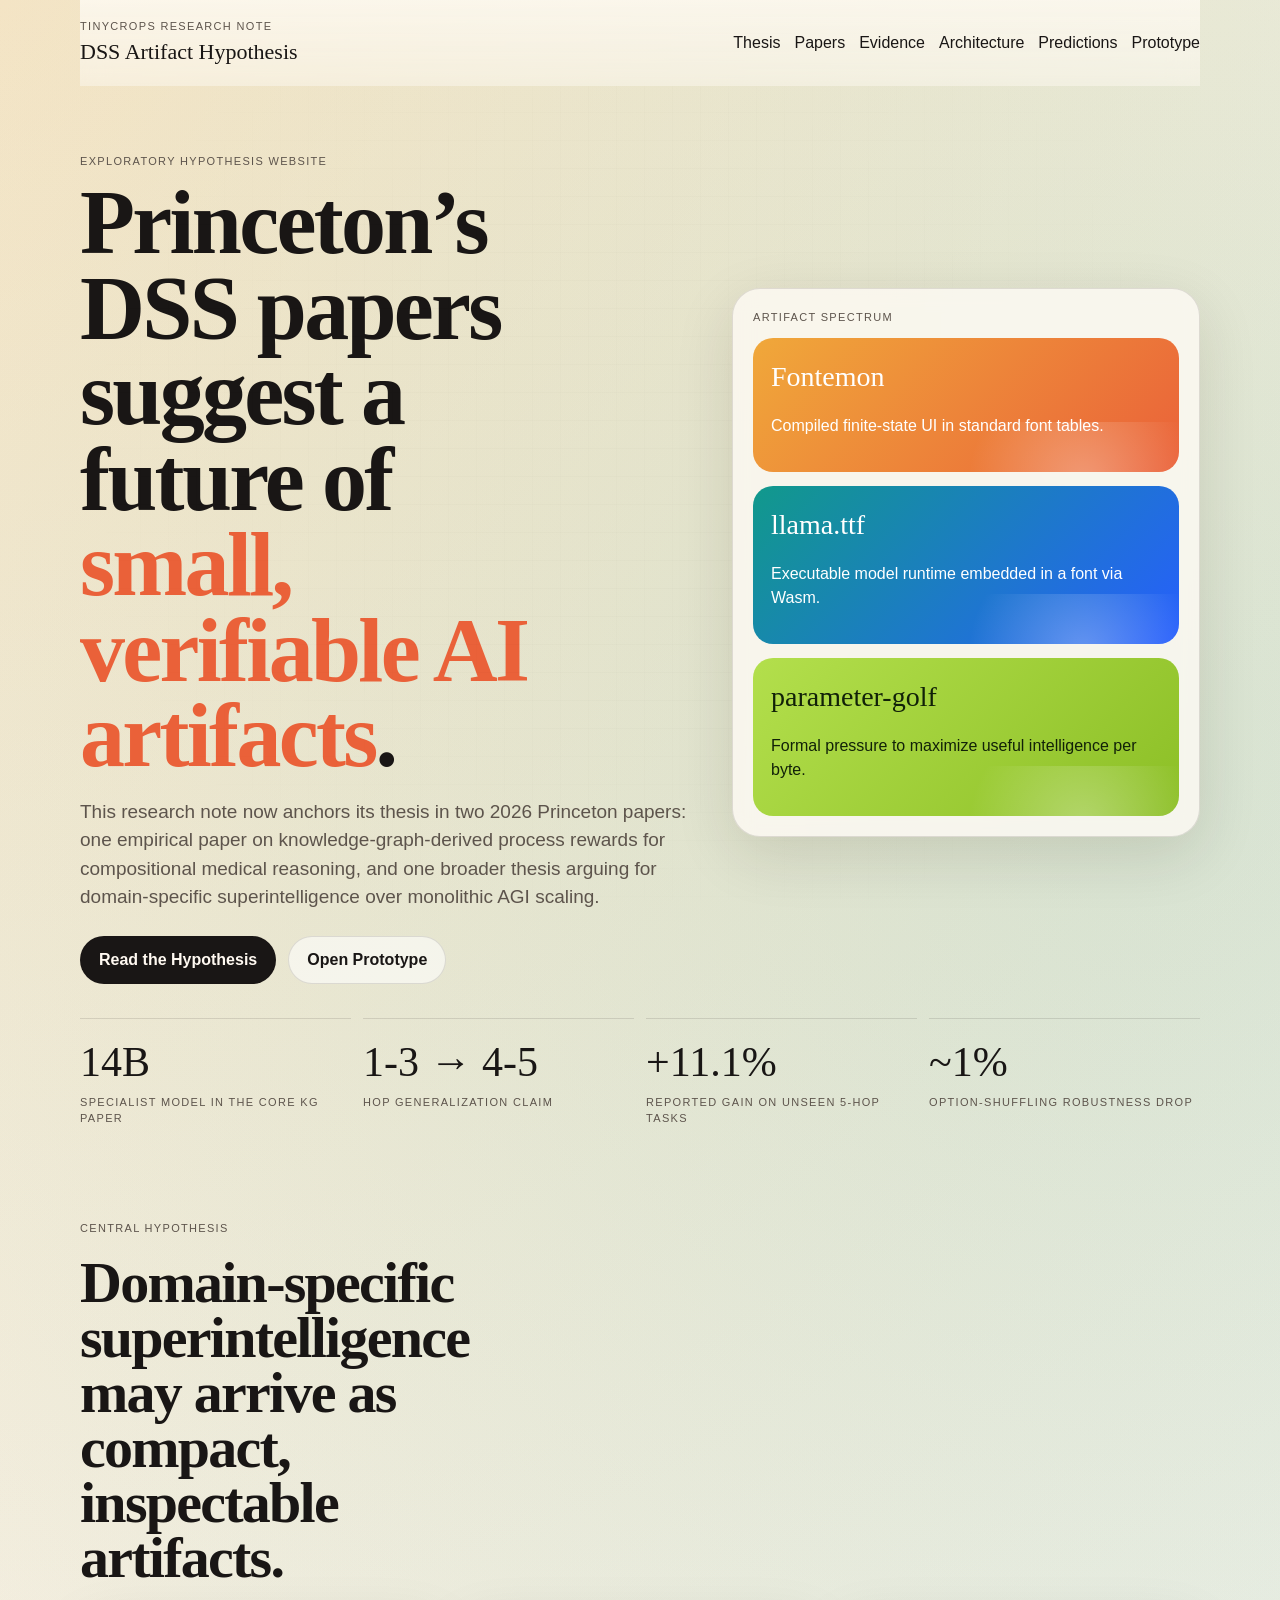
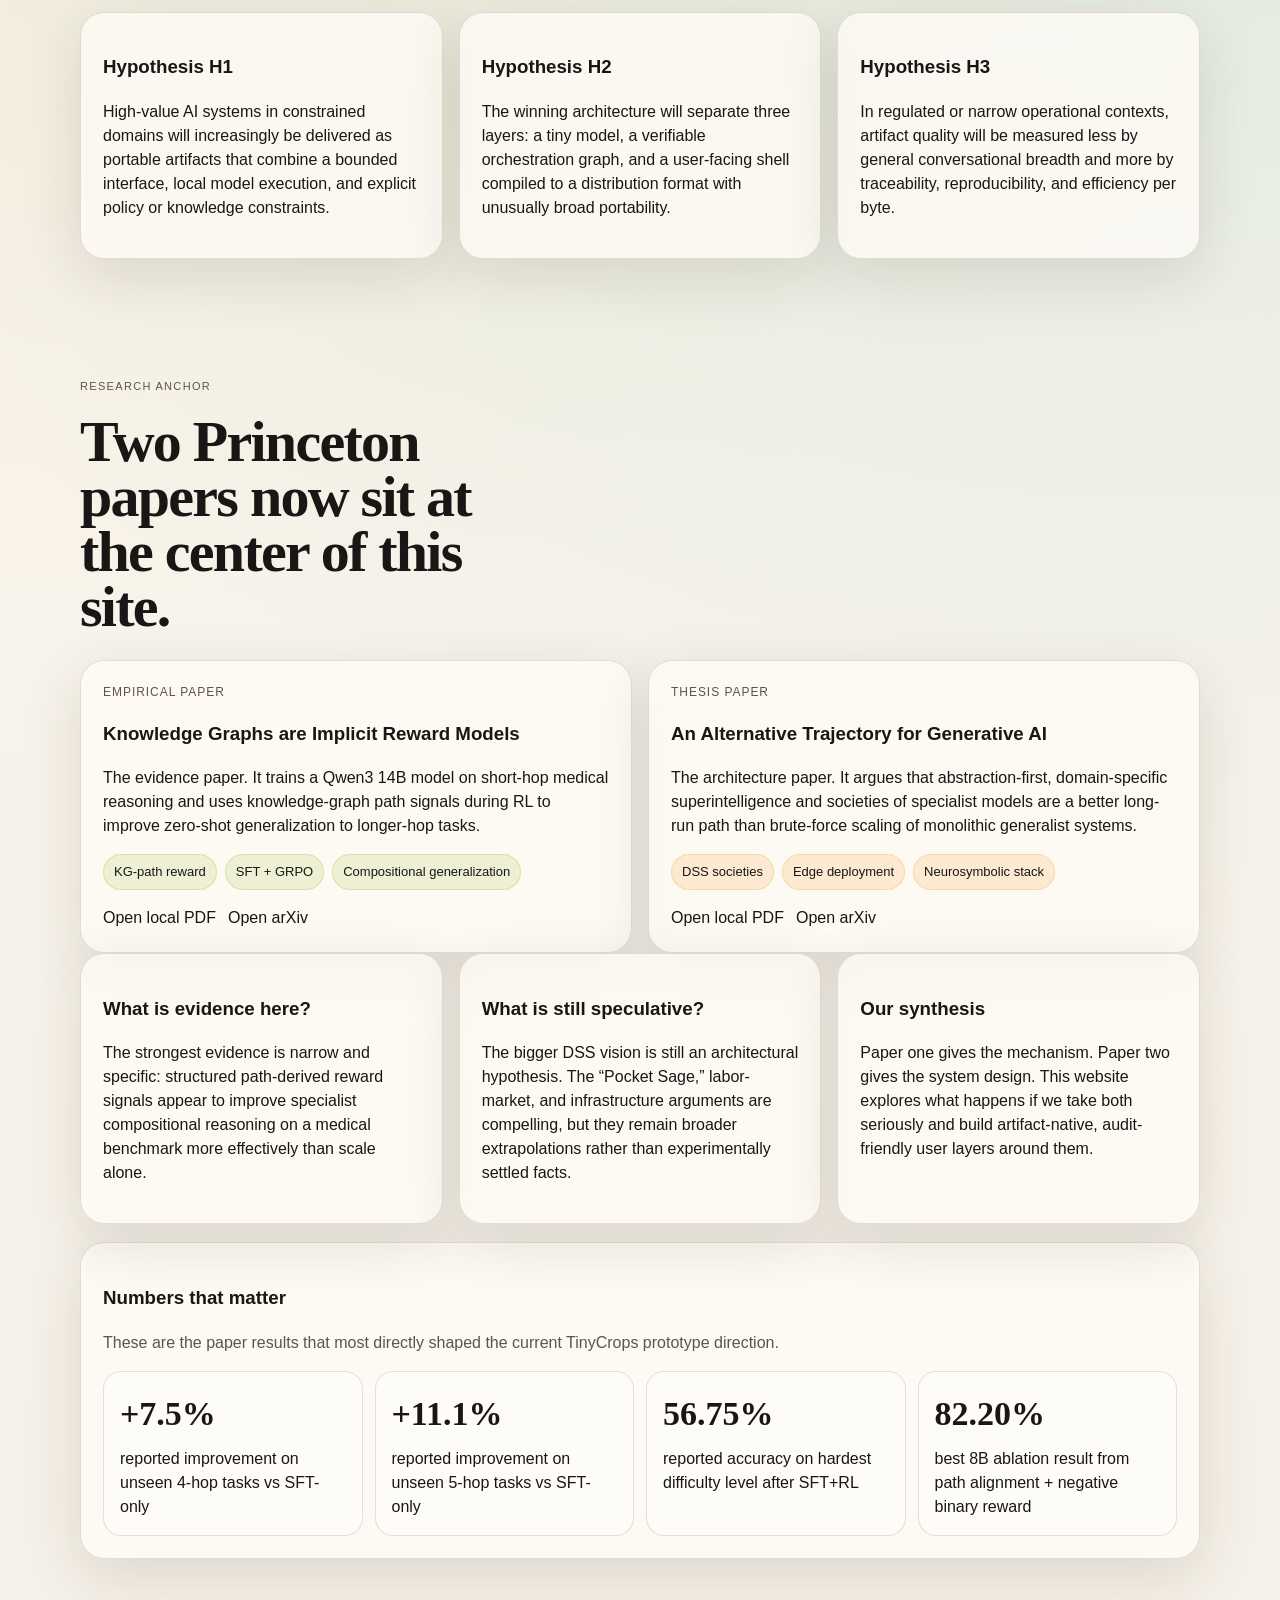
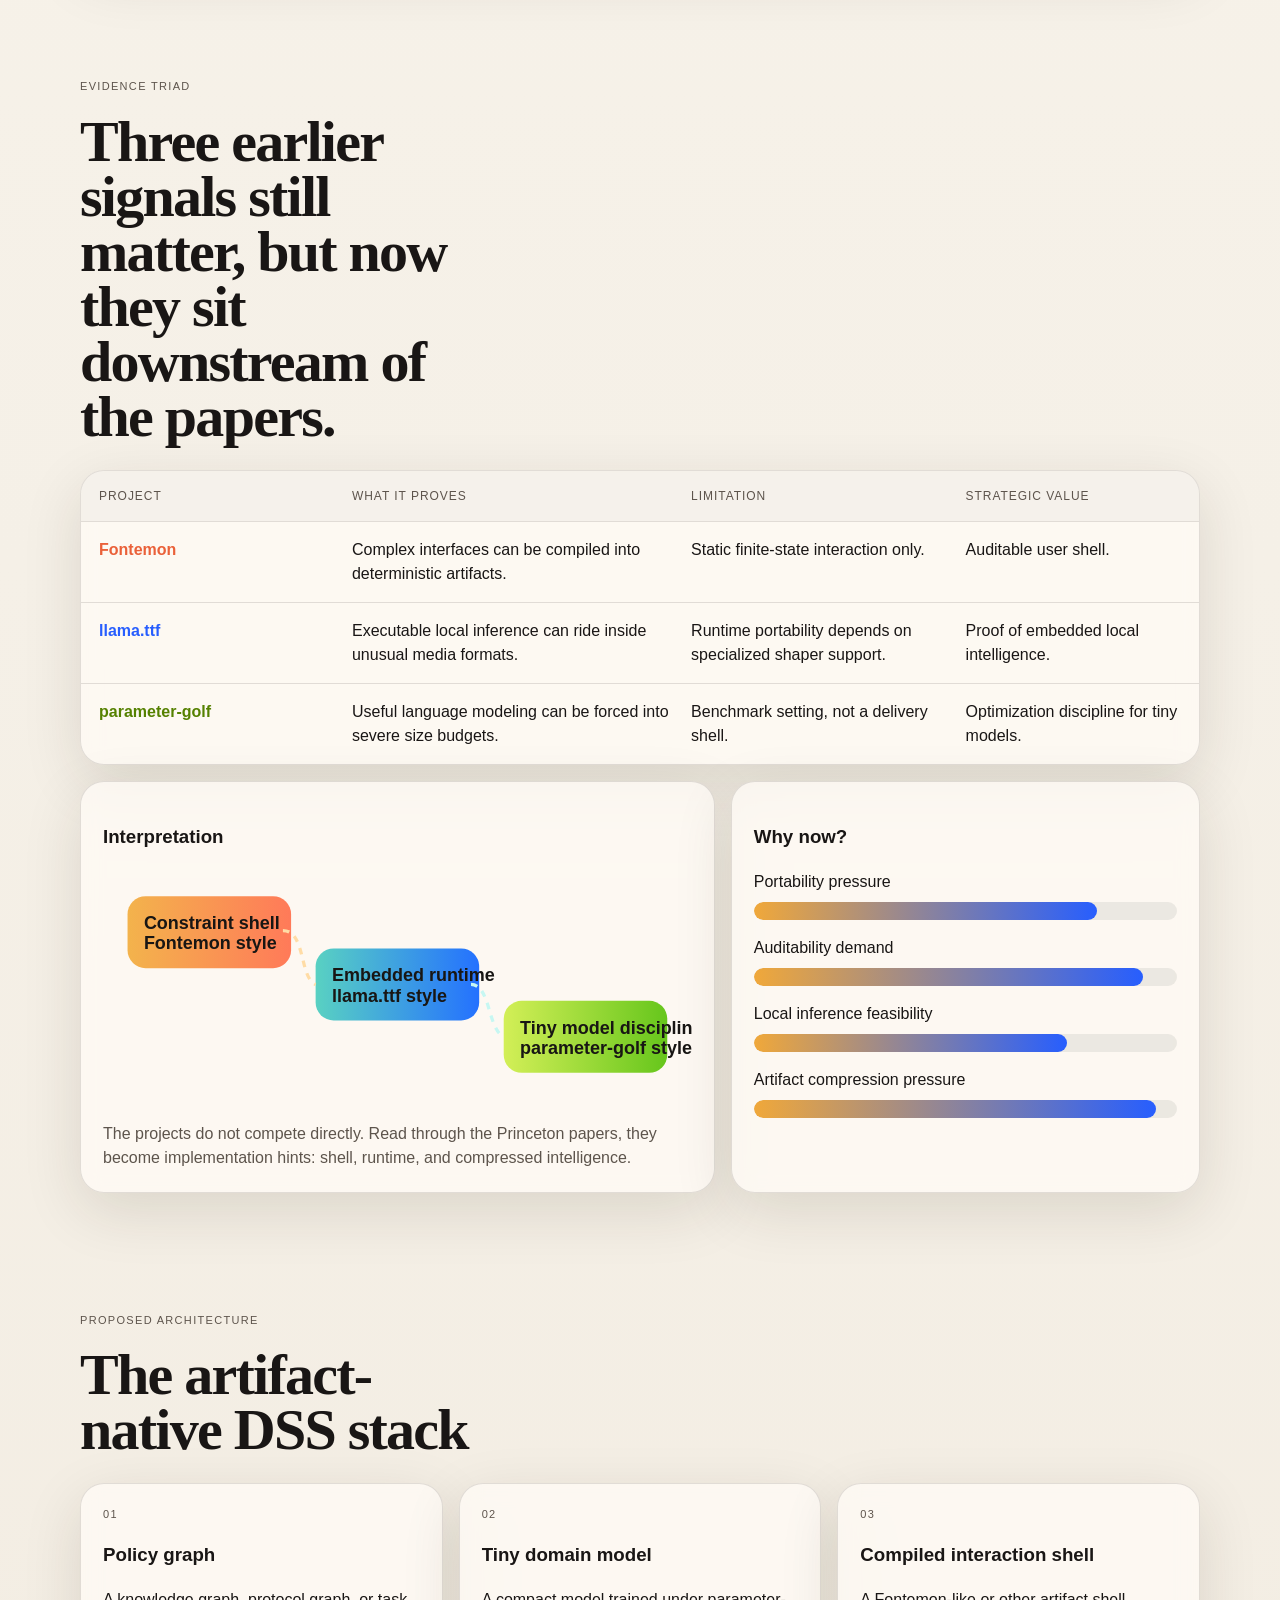
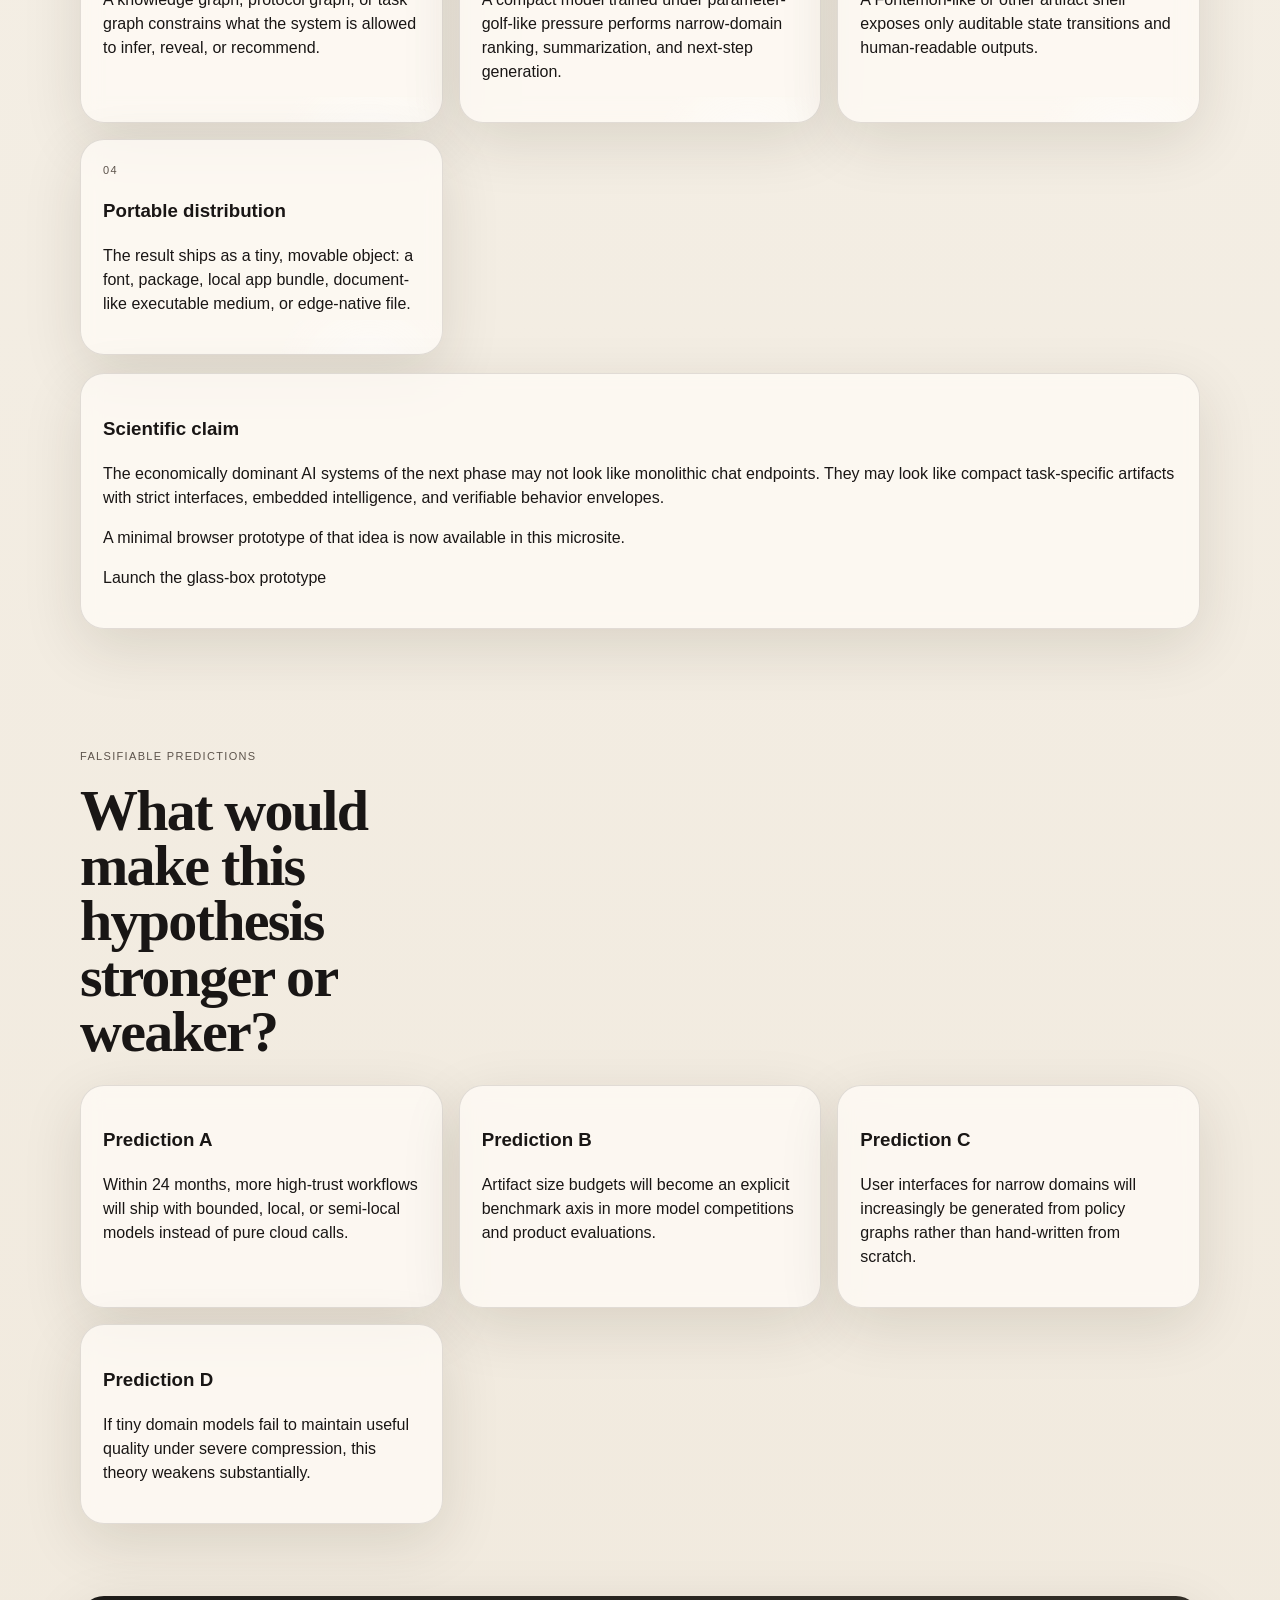
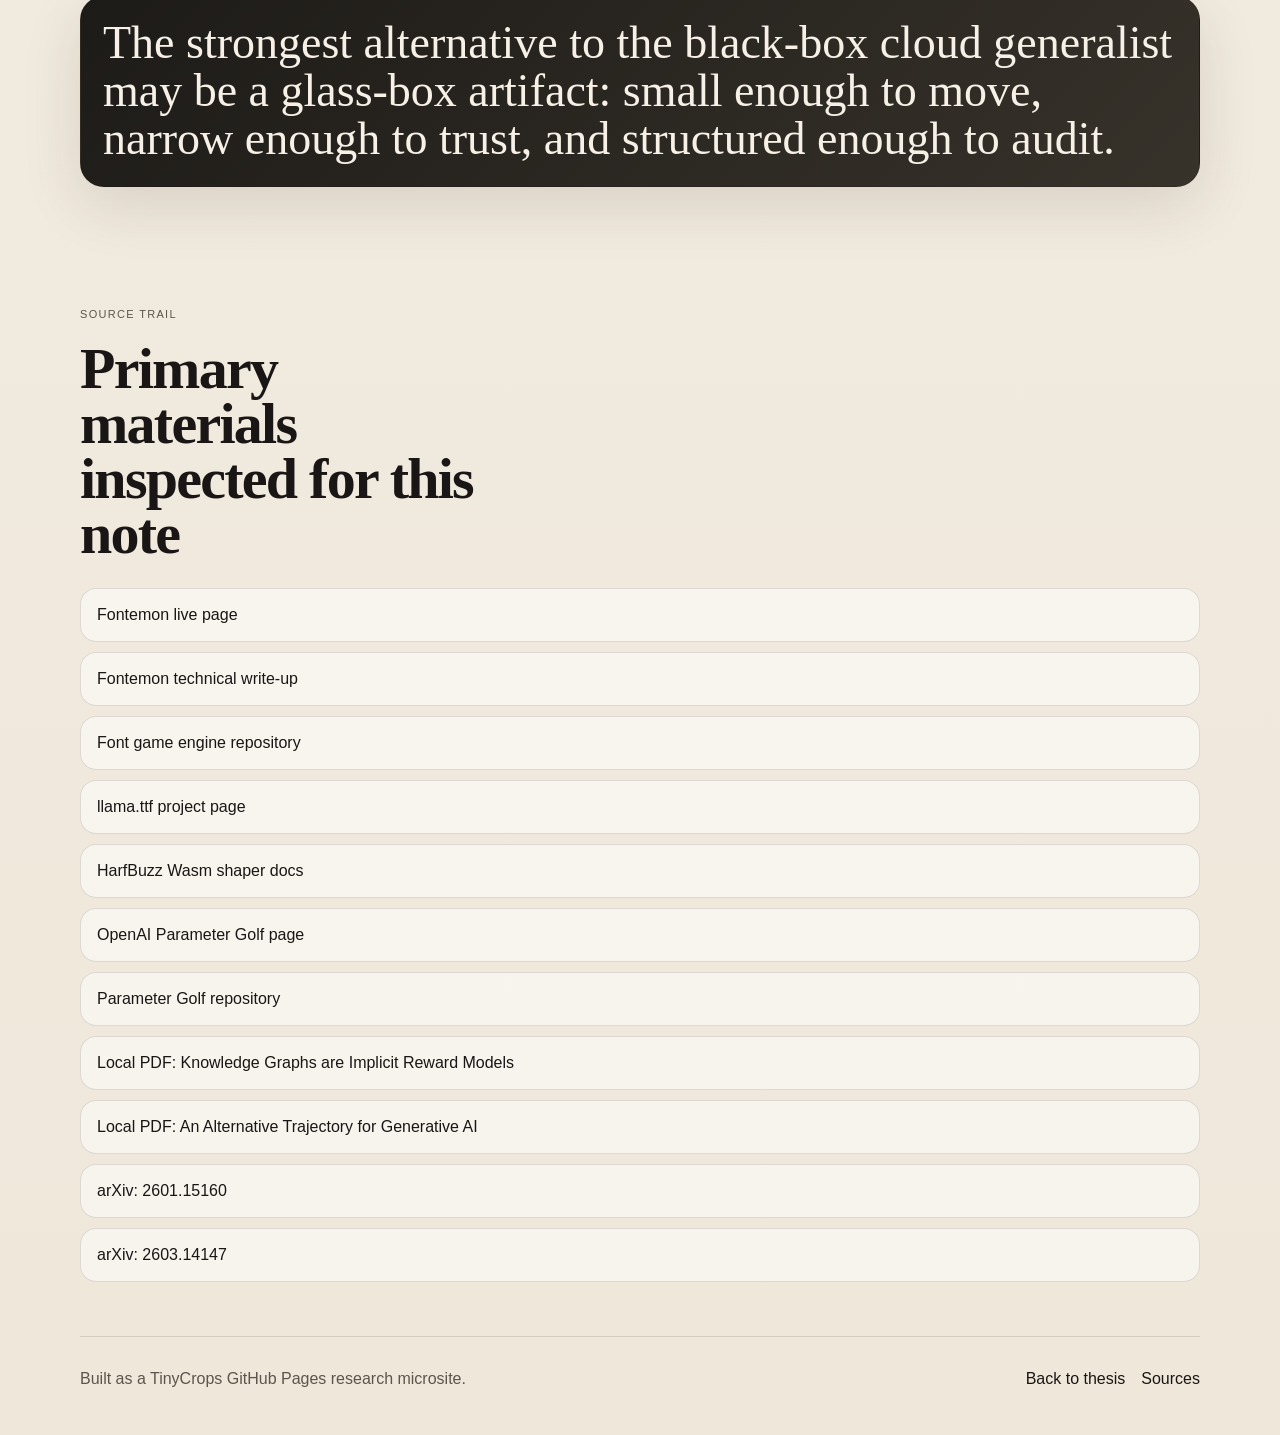
<file: frontend/index.html>
<!doctype html>
<html lang="en">
<head>
  <meta charset="utf-8" />
  <meta name="viewport" content="width=device-width,initial-scale=1" />
  <title>TinyCrops Research — Domain-Specific Superintelligence Artifacts</title>
  <meta
    name="description"
    content="An exploratory hypothesis: Fontemon, llama.ttf, and parameter-golf point toward auditable, tiny, domain-specific AI artifacts."
  />
  <meta property="og:title" content="TinyCrops Research — DSS Artifacts" />
  <meta
    property="og:description"
    content="A scientific hypothesis website exploring Fontemon, llama.ttf, and parameter-golf as a new artifact architecture for verifiable AI."
  />
  <meta property="og:type" content="website" />
  <meta property="og:url" content="https://tinycrops.github.io/cofounder-frontend-pages/" />
  <link rel="stylesheet" href="./styles.css" />
</head>
<body>
  <div class="page-noise" aria-hidden="true"></div>

  <header class="site-header">
    <div class="brand-lockup">
      <div class="brand-kicker">TinyCrops Research Note</div>
      <div class="brand-name">DSS Artifact Hypothesis</div>
    </div>
    <nav class="site-nav">
      <a href="#thesis">Thesis</a>
      <a href="#papers">Papers</a>
      <a href="#evidence">Evidence</a>
      <a href="#architecture">Architecture</a>
      <a href="#predictions">Predictions</a>
      <a href="./prototype.html">Prototype</a>
    </nav>
  </header>

  <main>
    <section class="hero">
      <div class="hero-copy">
        <p class="eyebrow">Exploratory hypothesis website</p>
        <h1>
          Princeton’s DSS papers suggest a future of
          <span>small, verifiable AI artifacts</span>.
        </h1>
        <p class="lede">
          This research note now anchors its thesis in two 2026 Princeton papers:
          one empirical paper on knowledge-graph-derived process rewards for
          compositional medical reasoning, and one broader thesis arguing for
          domain-specific superintelligence over monolithic AGI scaling.
        </p>
        <div class="hero-actions">
          <a class="button primary" href="#thesis">Read the Hypothesis</a>
          <a class="button secondary" href="./prototype.html">Open Prototype</a>
        </div>
      </div>

      <aside class="hero-panel">
        <div class="panel-label">Artifact spectrum</div>
        <div class="artifact-stack">
          <article class="artifact-card card-fontemon">
            <div class="artifact-name">Fontemon</div>
            <p>Compiled finite-state UI in standard font tables.</p>
          </article>
          <article class="artifact-card card-llama">
            <div class="artifact-name">llama.ttf</div>
            <p>Executable model runtime embedded in a font via Wasm.</p>
          </article>
          <article class="artifact-card card-golf">
            <div class="artifact-name">parameter-golf</div>
            <p>Formal pressure to maximize useful intelligence per byte.</p>
          </article>
        </div>
      </aside>
    </section>

    <section class="metrics-band" aria-label="Research metrics">
      <div class="metric">
        <div class="metric-value">14B</div>
        <div class="metric-label">specialist model in the core KG paper</div>
      </div>
      <div class="metric">
        <div class="metric-value">1-3 → 4-5</div>
        <div class="metric-label">hop generalization claim</div>
      </div>
      <div class="metric">
        <div class="metric-value">+11.1%</div>
        <div class="metric-label">reported gain on unseen 5-hop tasks</div>
      </div>
      <div class="metric">
        <div class="metric-value">~1%</div>
        <div class="metric-label">option-shuffling robustness drop</div>
      </div>
    </section>

    <section id="thesis" class="section">
      <div class="section-heading">
        <p class="eyebrow">Central hypothesis</p>
        <h2>Domain-specific superintelligence may arrive as compact, inspectable artifacts.</h2>
      </div>
      <div class="thesis-grid">
        <article class="glass-card">
          <h3>Hypothesis H1</h3>
          <p>
            High-value AI systems in constrained domains will increasingly be
            delivered as portable artifacts that combine a bounded interface,
            local model execution, and explicit policy or knowledge constraints.
          </p>
        </article>
        <article class="glass-card">
          <h3>Hypothesis H2</h3>
          <p>
            The winning architecture will separate three layers: a tiny model,
            a verifiable orchestration graph, and a user-facing shell compiled
            to a distribution format with unusually broad portability.
          </p>
        </article>
        <article class="glass-card">
          <h3>Hypothesis H3</h3>
          <p>
            In regulated or narrow operational contexts, artifact quality will
            be measured less by general conversational breadth and more by
            traceability, reproducibility, and efficiency per byte.
          </p>
        </article>
      </div>
    </section>

    <section id="papers" class="section">
      <div class="section-heading">
        <p class="eyebrow">Research anchor</p>
        <h2>Two Princeton papers now sit at the center of this site.</h2>
      </div>

      <div class="paper-grid">
        <article class="paper-card">
          <div class="paper-meta">Empirical paper</div>
          <h3>Knowledge Graphs are Implicit Reward Models</h3>
          <p>
            The evidence paper. It trains a Qwen3 14B model on short-hop
            medical reasoning and uses knowledge-graph path signals during RL
            to improve zero-shot generalization to longer-hop tasks.
          </p>
          <div class="tag-row">
            <span class="tag good">KG-path reward</span>
            <span class="tag good">SFT + GRPO</span>
            <span class="tag good">Compositional generalization</span>
          </div>
          <div class="paper-links">
            <a class="inline-link" href="./papers/2601.15160v3.pdf" target="_blank" rel="noreferrer">Open local PDF</a>
            <a class="inline-link" href="https://arxiv.org/abs/2601.15160" target="_blank" rel="noreferrer">Open arXiv</a>
          </div>
        </article>

        <article class="paper-card">
          <div class="paper-meta">Thesis paper</div>
          <h3>An Alternative Trajectory for Generative AI</h3>
          <p>
            The architecture paper. It argues that abstraction-first,
            domain-specific superintelligence and societies of specialist models
            are a better long-run path than brute-force scaling of monolithic
            generalist systems.
          </p>
          <div class="tag-row">
            <span class="tag warn">DSS societies</span>
            <span class="tag warn">Edge deployment</span>
            <span class="tag warn">Neurosymbolic stack</span>
          </div>
          <div class="paper-links">
            <a class="inline-link" href="./papers/2603.14147v1.pdf" target="_blank" rel="noreferrer">Open local PDF</a>
            <a class="inline-link" href="https://arxiv.org/abs/2603.14147" target="_blank" rel="noreferrer">Open arXiv</a>
          </div>
        </article>
      </div>

      <div class="paper-summary-grid">
        <article class="glass-card">
          <h3>What is evidence here?</h3>
          <p>
            The strongest evidence is narrow and specific: structured
            path-derived reward signals appear to improve specialist
            compositional reasoning on a medical benchmark more effectively
            than scale alone.
          </p>
        </article>
        <article class="glass-card">
          <h3>What is still speculative?</h3>
          <p>
            The bigger DSS vision is still an architectural hypothesis. The
            “Pocket Sage,” labor-market, and infrastructure arguments are
            compelling, but they remain broader extrapolations rather than
            experimentally settled facts.
          </p>
        </article>
        <article class="glass-card">
          <h3>Our synthesis</h3>
          <p>
            Paper one gives the mechanism. Paper two gives the system design.
            This website explores what happens if we take both seriously and
            build artifact-native, audit-friendly user layers around them.
          </p>
        </article>
      </div>

      <article class="results-board">
        <div class="results-head">
          <h3>Numbers that matter</h3>
          <p class="caption">These are the paper results that most directly shaped the current TinyCrops prototype direction.</p>
        </div>
        <div class="results-grid">
          <div class="result-tile">
            <strong>+7.5%</strong>
            <span>reported improvement on unseen 4-hop tasks vs SFT-only</span>
          </div>
          <div class="result-tile">
            <strong>+11.1%</strong>
            <span>reported improvement on unseen 5-hop tasks vs SFT-only</span>
          </div>
          <div class="result-tile">
            <strong>56.75%</strong>
            <span>reported accuracy on hardest difficulty level after SFT+RL</span>
          </div>
          <div class="result-tile">
            <strong>82.20%</strong>
            <span>best 8B ablation result from path alignment + negative binary reward</span>
          </div>
        </div>
      </article>
    </section>

    <section id="evidence" class="section">
      <div class="section-heading">
        <p class="eyebrow">Evidence triad</p>
        <h2>Three earlier signals still matter, but now they sit downstream of the papers.</h2>
      </div>

      <div class="comparison-table">
        <div class="row row-head">
          <div>Project</div>
          <div>What it proves</div>
          <div>Limitation</div>
          <div>Strategic value</div>
        </div>
        <div class="row">
          <div class="project-name fontemon">Fontemon</div>
          <div>Complex interfaces can be compiled into deterministic artifacts.</div>
          <div>Static finite-state interaction only.</div>
          <div>Auditable user shell.</div>
        </div>
        <div class="row">
          <div class="project-name llama">llama.ttf</div>
          <div>Executable local inference can ride inside unusual media formats.</div>
          <div>Runtime portability depends on specialized shaper support.</div>
          <div>Proof of embedded local intelligence.</div>
        </div>
        <div class="row">
          <div class="project-name golf">parameter-golf</div>
          <div>Useful language modeling can be forced into severe size budgets.</div>
          <div>Benchmark setting, not a delivery shell.</div>
          <div>Optimization discipline for tiny models.</div>
        </div>
      </div>

      <div class="visual-columns">
        <article class="diagram-card">
          <h3>Interpretation</h3>
          <svg viewBox="0 0 720 280" class="svg-diagram" role="img" aria-label="Three-layer system diagram">
            <defs>
              <linearGradient id="gradA" x1="0%" x2="100%">
                <stop offset="0%" stop-color="#f3b34c"></stop>
                <stop offset="100%" stop-color="#ff7a59"></stop>
              </linearGradient>
              <linearGradient id="gradB" x1="0%" x2="100%">
                <stop offset="0%" stop-color="#59d1c2"></stop>
                <stop offset="100%" stop-color="#2471ff"></stop>
              </linearGradient>
              <linearGradient id="gradC" x1="0%" x2="100%">
                <stop offset="0%" stop-color="#d3ef57"></stop>
                <stop offset="100%" stop-color="#66c61c"></stop>
              </linearGradient>
            </defs>
            <rect x="30" y="32" rx="22" ry="22" width="200" height="88" fill="url(#gradA)"></rect>
            <rect x="260" y="96" rx="22" ry="22" width="200" height="88" fill="url(#gradB)"></rect>
            <rect x="490" y="160" rx="22" ry="22" width="200" height="88" fill="url(#gradC)"></rect>
            <path d="M220 74 C248 74, 240 132, 260 140" stroke="#ffdca6" stroke-width="4" fill="none" stroke-dasharray="8 8"></path>
            <path d="M450 140 C474 140, 470 194, 490 204" stroke="#c7f7f2" stroke-width="4" fill="none" stroke-dasharray="8 8"></path>
            <text x="50" y="72">Constraint shell</text>
            <text x="50" y="97">Fontemon style</text>
            <text x="280" y="136">Embedded runtime</text>
            <text x="280" y="161">llama.ttf style</text>
            <text x="510" y="200">Tiny model discipline</text>
            <text x="510" y="225">parameter-golf style</text>
          </svg>
          <p class="caption">
            The projects do not compete directly. Read through the Princeton
            papers, they become implementation hints: shell, runtime, and
            compressed intelligence.
          </p>
        </article>

        <article class="diagram-card">
          <h3>Why now?</h3>
          <div class="signal-bars">
            <div class="signal">
              <span>Portability pressure</span>
              <div class="bar"><i style="width: 81%"></i></div>
            </div>
            <div class="signal">
              <span>Auditability demand</span>
              <div class="bar"><i style="width: 92%"></i></div>
            </div>
            <div class="signal">
              <span>Local inference feasibility</span>
              <div class="bar"><i style="width: 74%"></i></div>
            </div>
            <div class="signal">
              <span>Artifact compression pressure</span>
              <div class="bar"><i style="width: 95%"></i></div>
            </div>
          </div>
        </article>
      </div>
    </section>

    <section id="architecture" class="section">
      <div class="section-heading">
        <p class="eyebrow">Proposed architecture</p>
        <h2>The artifact-native DSS stack</h2>
      </div>

      <div class="architecture-grid">
        <article class="stack-layer">
          <div class="layer-number">01</div>
          <h3>Policy graph</h3>
          <p>
            A knowledge graph, protocol graph, or task graph constrains what
            the system is allowed to infer, reveal, or recommend.
          </p>
        </article>
        <article class="stack-layer">
          <div class="layer-number">02</div>
          <h3>Tiny domain model</h3>
          <p>
            A compact model trained under parameter-golf-like pressure performs
            narrow-domain ranking, summarization, and next-step generation.
          </p>
        </article>
        <article class="stack-layer">
          <div class="layer-number">03</div>
          <h3>Compiled interaction shell</h3>
          <p>
            A Fontemon-like or other artifact shell exposes only auditable
            state transitions and human-readable outputs.
          </p>
        </article>
        <article class="stack-layer">
          <div class="layer-number">04</div>
          <h3>Portable distribution</h3>
          <p>
            The result ships as a tiny, movable object: a font, package, local
            app bundle, document-like executable medium, or edge-native file.
          </p>
        </article>
      </div>

      <article class="glass-card big-callout">
        <h3>Scientific claim</h3>
        <p>
          The economically dominant AI systems of the next phase may not look
          like monolithic chat endpoints. They may look like compact
          task-specific artifacts with strict interfaces, embedded intelligence,
          and verifiable behavior envelopes.
        </p>
        <p>
          A minimal browser prototype of that idea is now available in this
          microsite.
        </p>
        <p>
          <a class="inline-link" href="./prototype.html">Launch the glass-box prototype</a>
        </p>
      </article>
    </section>

    <section id="predictions" class="section">
      <div class="section-heading">
        <p class="eyebrow">Falsifiable predictions</p>
        <h2>What would make this hypothesis stronger or weaker?</h2>
      </div>
      <div class="prediction-grid">
        <article class="prediction-card">
          <h3>Prediction A</h3>
          <p>
            Within 24 months, more high-trust workflows will ship with bounded,
            local, or semi-local models instead of pure cloud calls.
          </p>
        </article>
        <article class="prediction-card">
          <h3>Prediction B</h3>
          <p>
            Artifact size budgets will become an explicit benchmark axis in
            more model competitions and product evaluations.
          </p>
        </article>
        <article class="prediction-card">
          <h3>Prediction C</h3>
          <p>
            User interfaces for narrow domains will increasingly be generated
            from policy graphs rather than hand-written from scratch.
          </p>
        </article>
        <article class="prediction-card">
          <h3>Prediction D</h3>
          <p>
            If tiny domain models fail to maintain useful quality under severe
            compression, this theory weakens substantially.
          </p>
        </article>
      </div>
    </section>

    <section class="section quote-section">
      <div class="quote-card">
        <p class="quote">
          The strongest alternative to the black-box cloud generalist may be a
          glass-box artifact: small enough to move, narrow enough to trust, and
          structured enough to audit.
        </p>
      </div>
    </section>

    <section id="sources" class="section">
      <div class="section-heading">
        <p class="eyebrow">Source trail</p>
        <h2>Primary materials inspected for this note</h2>
      </div>
      <div class="sources-list">
        <a href="https://www.coderelay.io/fontemon.html" target="_blank" rel="noreferrer">Fontemon live page</a>
        <a href="https://github.com/mmulet/code-relay/blob/main/markdown/HowIDidIt.md" target="_blank" rel="noreferrer">Fontemon technical write-up</a>
        <a href="https://github.com/mmulet/font-game-engine" target="_blank" rel="noreferrer">Font game engine repository</a>
        <a href="https://fuglede.github.io/llama.ttf/" target="_blank" rel="noreferrer">llama.ttf project page</a>
        <a href="https://github.com/harfbuzz/harfbuzz/blob/main/docs/wasm-shaper.md" target="_blank" rel="noreferrer">HarfBuzz Wasm shaper docs</a>
        <a href="https://openai.com/index/parameter-golf/" target="_blank" rel="noreferrer">OpenAI Parameter Golf page</a>
        <a href="https://github.com/openai/parameter-golf" target="_blank" rel="noreferrer">Parameter Golf repository</a>
        <a href="./papers/2601.15160v3.pdf" target="_blank" rel="noreferrer">Local PDF: Knowledge Graphs are Implicit Reward Models</a>
        <a href="./papers/2603.14147v1.pdf" target="_blank" rel="noreferrer">Local PDF: An Alternative Trajectory for Generative AI</a>
        <a href="https://arxiv.org/abs/2601.15160" target="_blank" rel="noreferrer">arXiv: 2601.15160</a>
        <a href="https://arxiv.org/abs/2603.14147" target="_blank" rel="noreferrer">arXiv: 2603.14147</a>
      </div>
    </section>
  </main>

  <footer class="site-footer">
    <div>Built as a TinyCrops GitHub Pages research microsite.</div>
    <div class="footer-links">
      <a href="#thesis">Back to thesis</a>
      <a href="#sources">Sources</a>
    </div>
  </footer>

  <script src="./config.js"></script>
  <script src="./app.js"></script>
</body>
</html>
</file>
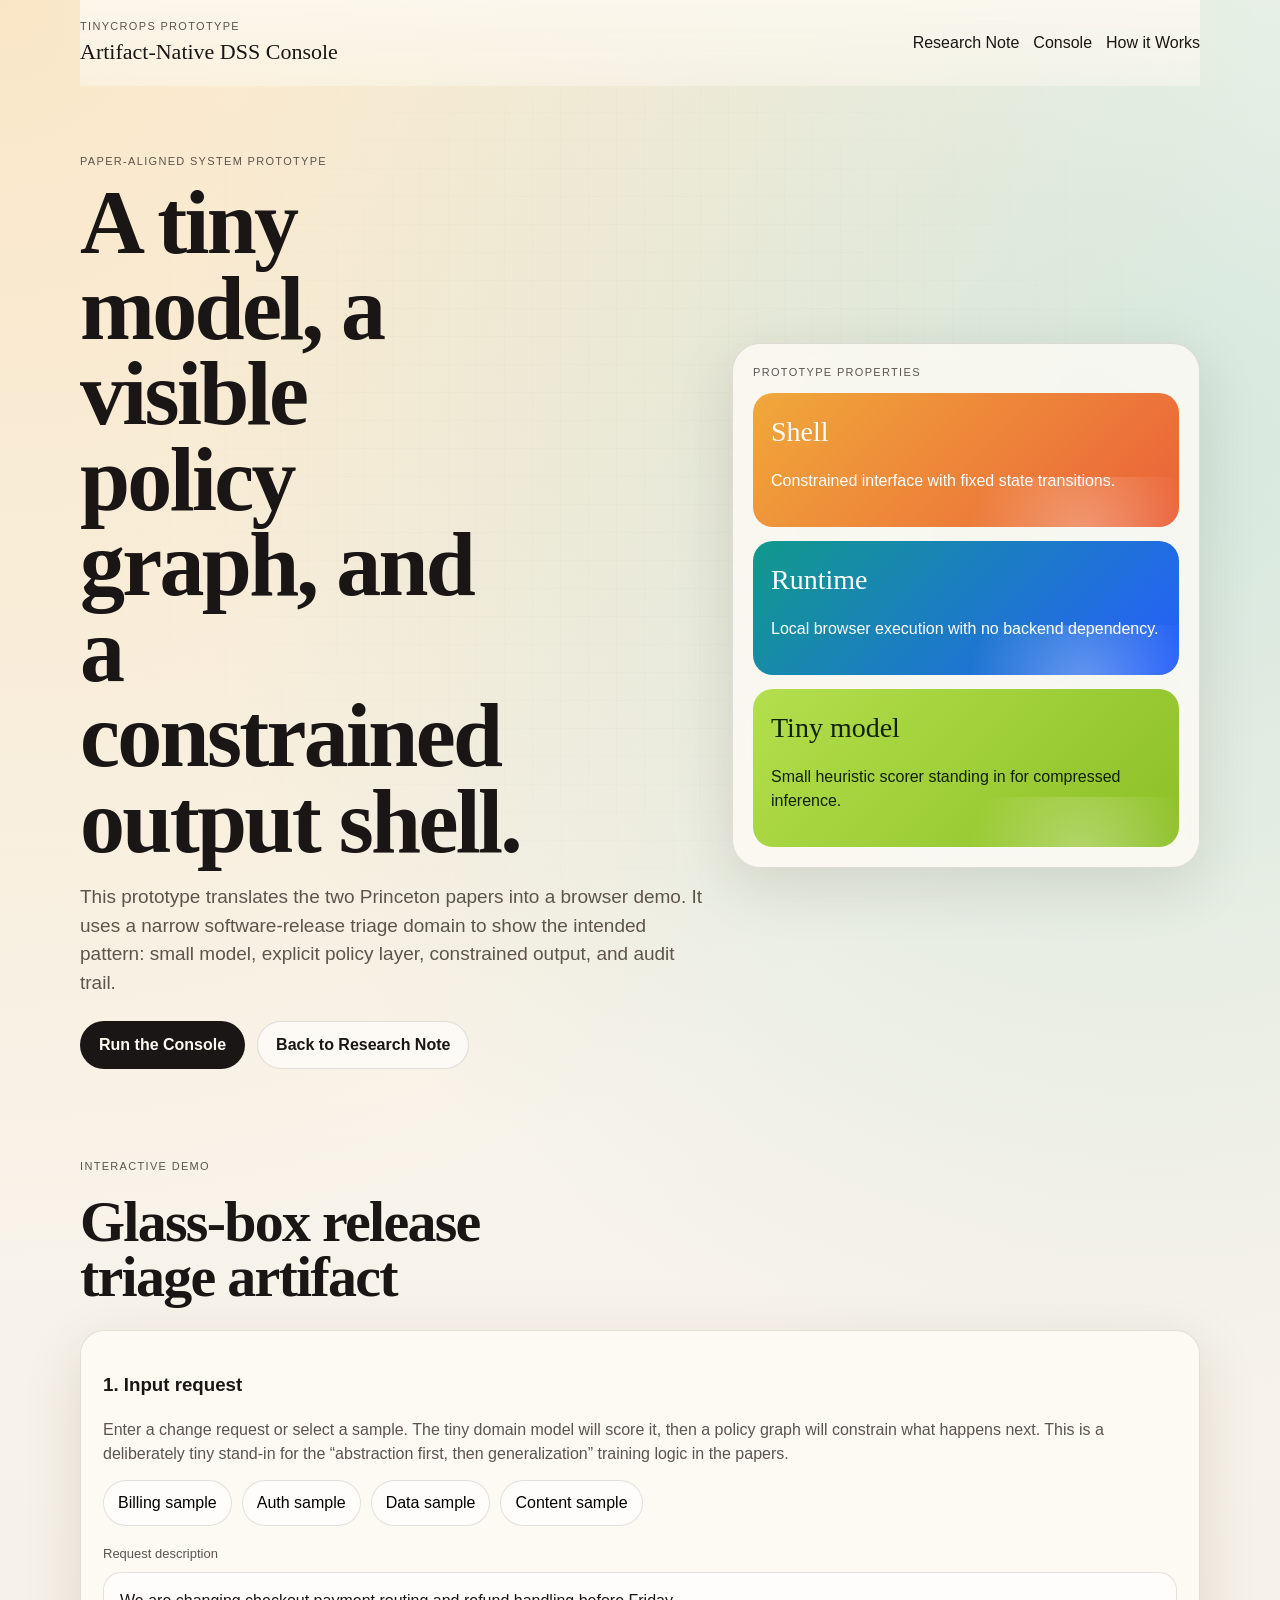
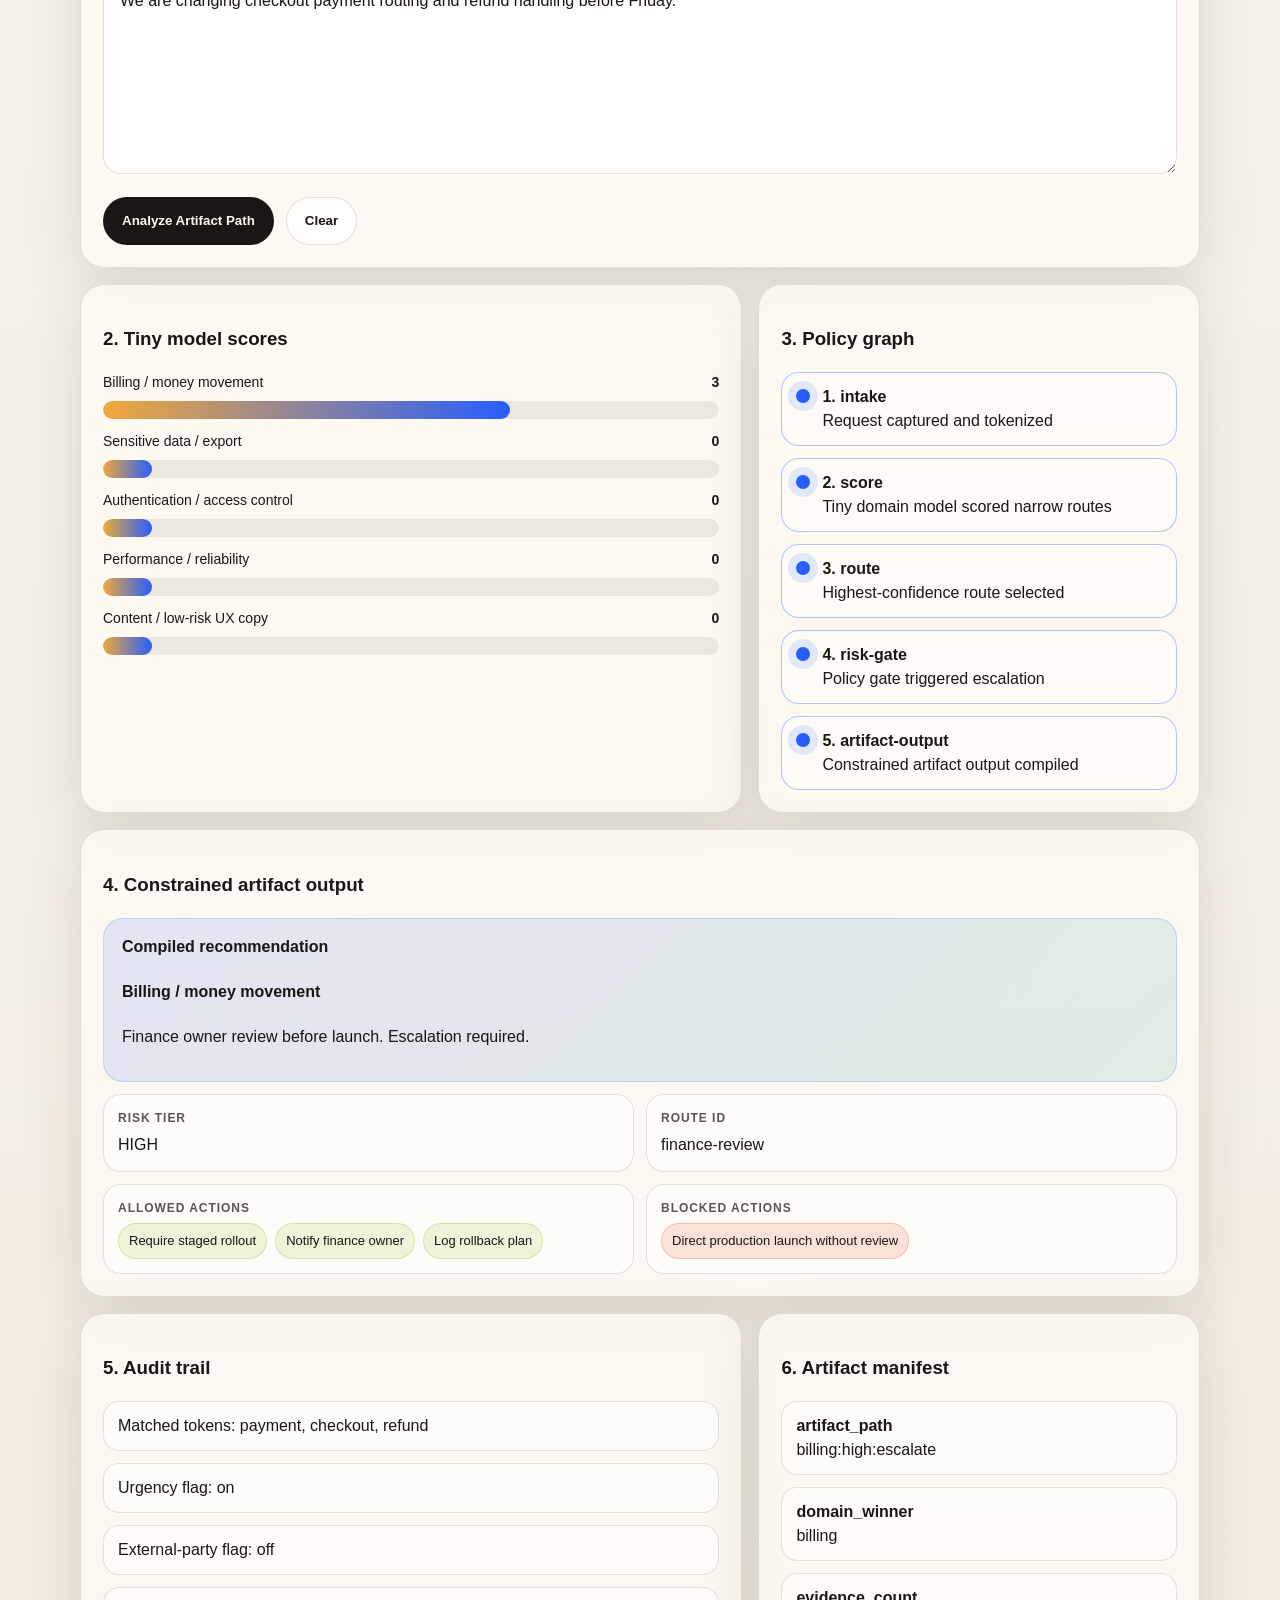
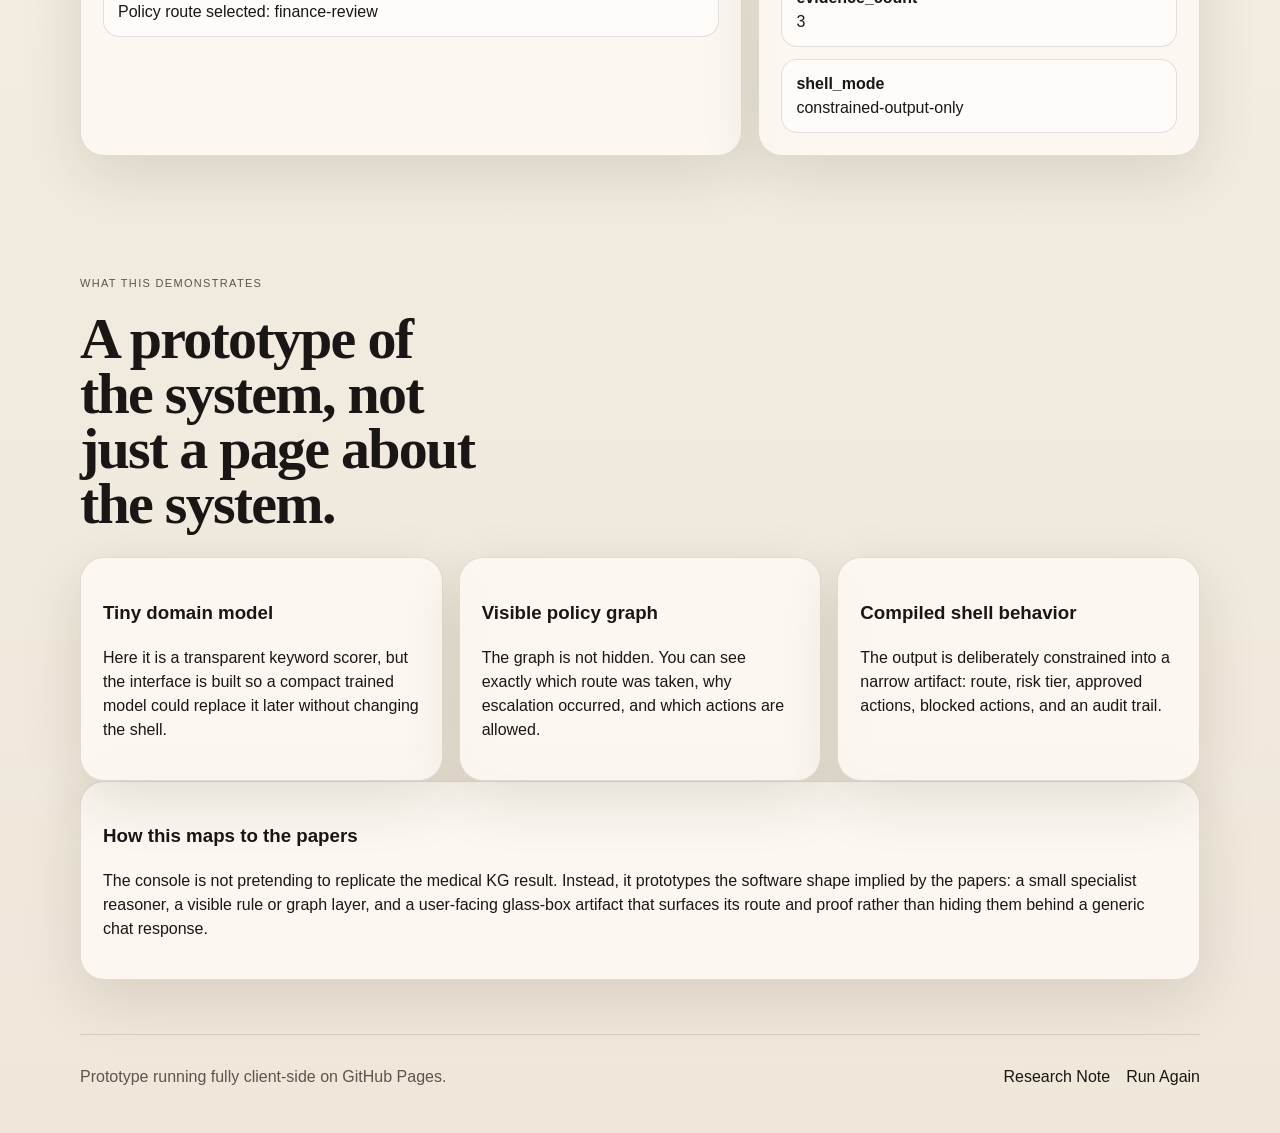
<file: frontend/prototype.html>
<!doctype html>
<html lang="en">
<head>
  <meta charset="utf-8" />
  <meta name="viewport" content="width=device-width,initial-scale=1" />
  <title>TinyCrops Prototype — Artifact-Native DSS Console</title>
  <meta
    name="description"
    content="A basic browser prototype of an artifact-native DSS system: tiny model, visible policy graph, and auditable output."
  />
  <link rel="stylesheet" href="./styles.css" />
</head>
<body class="prototype-body">
  <div class="page-noise" aria-hidden="true"></div>

  <header class="site-header">
    <div class="brand-lockup">
      <div class="brand-kicker">TinyCrops Prototype</div>
      <div class="brand-name">Artifact-Native DSS Console</div>
    </div>
    <nav class="site-nav">
      <a href="./index.html">Research Note</a>
      <a href="#console">Console</a>
      <a href="#explanation">How it Works</a>
    </nav>
  </header>

  <main>
    <section class="hero prototype-hero">
      <div class="hero-copy">
        <p class="eyebrow">Paper-aligned system prototype</p>
        <h1>
          A tiny model, a visible policy graph,
          and a constrained output shell.
        </h1>
        <p class="lede">
          This prototype translates the two Princeton papers into a browser
          demo. It uses a narrow software-release triage domain to show the
          intended pattern: small model, explicit policy layer, constrained
          output, and audit trail.
        </p>
        <div class="hero-actions">
          <a class="button primary" href="#console">Run the Console</a>
          <a class="button secondary" href="./index.html">Back to Research Note</a>
        </div>
      </div>

      <aside class="hero-panel">
        <div class="panel-label">Prototype properties</div>
        <div class="artifact-stack">
          <article class="artifact-card card-fontemon">
            <div class="artifact-name">Shell</div>
            <p>Constrained interface with fixed state transitions.</p>
          </article>
          <article class="artifact-card card-llama">
            <div class="artifact-name">Runtime</div>
            <p>Local browser execution with no backend dependency.</p>
          </article>
          <article class="artifact-card card-golf">
            <div class="artifact-name">Tiny model</div>
            <p>Small heuristic scorer standing in for compressed inference.</p>
          </article>
        </div>
      </aside>
    </section>

    <section id="console" class="section">
      <div class="section-heading">
        <p class="eyebrow">Interactive demo</p>
        <h2>Glass-box release triage artifact</h2>
      </div>

      <div class="prototype-grid">
        <article class="prototype-card prototype-input-card">
          <h3>1. Input request</h3>
          <p class="caption">
            Enter a change request or select a sample. The tiny domain model
            will score it, then a policy graph will constrain what happens next.
            This is a deliberately tiny stand-in for the “abstraction first,
            then generalization” training logic in the papers.
          </p>
          <div class="sample-row">
            <button class="sample-chip" data-sample="We are changing checkout payment routing and refund handling before Friday.">
              Billing sample
            </button>
            <button class="sample-chip" data-sample="We are rotating session tokens and changing login behavior for admins.">
              Auth sample
            </button>
            <button class="sample-chip" data-sample="We want to export customer records containing personal email fields to a vendor.">
              Data sample
            </button>
            <button class="sample-chip" data-sample="We are updating landing-page copy and onboarding tutorials, no backend changes.">
              Content sample
            </button>
          </div>
          <label class="prototype-label" for="case-input">Request description</label>
          <textarea id="case-input" class="prototype-input" rows="7">We are changing checkout payment routing and refund handling before Friday.</textarea>
          <div class="hero-actions compact-actions">
            <button class="button primary prototype-run" id="run-prototype" type="button">Analyze Artifact Path</button>
            <button class="button secondary prototype-run" id="clear-prototype" type="button">Clear</button>
          </div>
        </article>

        <article class="prototype-card">
          <h3>2. Tiny model scores</h3>
          <div id="score-bars" class="score-bars"></div>
        </article>

        <article class="prototype-card">
          <h3>3. Policy graph</h3>
          <div id="graph-steps" class="graph-steps"></div>
        </article>

        <article class="prototype-card prototype-output-card">
          <h3>4. Constrained artifact output</h3>
          <div id="artifact-output" class="artifact-output"></div>
        </article>

        <article class="prototype-card">
          <h3>5. Audit trail</h3>
          <div id="audit-list" class="audit-list"></div>
        </article>

        <article class="prototype-card">
          <h3>6. Artifact manifest</h3>
          <div id="manifest-output" class="manifest-output"></div>
        </article>
      </div>
    </section>

    <section id="explanation" class="section">
      <div class="section-heading">
        <p class="eyebrow">What this demonstrates</p>
        <h2>A prototype of the system, not just a page about the system.</h2>
      </div>
      <div class="thesis-grid">
        <article class="glass-card">
          <h3>Tiny domain model</h3>
          <p>
            Here it is a transparent keyword scorer, but the interface is built
            so a compact trained model could replace it later without changing
            the shell.
          </p>
        </article>
        <article class="glass-card">
          <h3>Visible policy graph</h3>
          <p>
            The graph is not hidden. You can see exactly which route was taken,
            why escalation occurred, and which actions are allowed.
          </p>
        </article>
        <article class="glass-card">
          <h3>Compiled shell behavior</h3>
          <p>
            The output is deliberately constrained into a narrow artifact:
            route, risk tier, approved actions, blocked actions, and an audit
            trail.
          </p>
        </article>
      </div>

      <article class="prototype-card prototype-footnote">
        <h3>How this maps to the papers</h3>
        <p>
          The console is not pretending to replicate the medical KG result.
          Instead, it prototypes the software shape implied by the papers:
          a small specialist reasoner, a visible rule or graph layer, and a
          user-facing glass-box artifact that surfaces its route and proof
          rather than hiding them behind a generic chat response.
        </p>
      </article>
    </section>
  </main>

  <footer class="site-footer">
    <div>Prototype running fully client-side on GitHub Pages.</div>
    <div class="footer-links">
      <a href="./index.html">Research Note</a>
      <a href="#console">Run Again</a>
    </div>
  </footer>

  <script src="./config.js"></script>
  <script src="./app.js"></script>
</body>
</html>
</file>
<file: frontend/styles.css>
:root {
  --bg: #f5f0e7;
  --ink: #191615;
  --muted: #5d544c;
  --panel: rgba(255, 252, 246, 0.76);
  --line: rgba(25, 22, 21, 0.12);
  --gold: #f0a83a;
  --orange: #ea6139;
  --teal: #11998b;
  --blue: #275efe;
  --lime: #8cbf26;
  --shadow: 0 18px 60px rgba(44, 31, 11, 0.12);
  --serif: Georgia, "Times New Roman", serif;
  --sans: "Trebuchet MS", "Avenir Next", Avenir, "Segoe UI", sans-serif;
}

* {
  box-sizing: border-box;
}

html {
  scroll-behavior: smooth;
}

body {
  margin: 0;
  color: var(--ink);
  background:
    radial-gradient(circle at top left, rgba(240, 168, 58, 0.22), transparent 28%),
    radial-gradient(circle at 90% 10%, rgba(17, 153, 139, 0.16), transparent 24%),
    linear-gradient(180deg, #fcf8ef 0%, #f5f0e7 48%, #efe7da 100%);
  font-family: var(--sans);
  line-height: 1.5;
}

.pre-reveal {
  opacity: 0;
  transform: translateY(18px);
}

.is-visible {
  opacity: 1;
  transform: translateY(0);
  transition: opacity 700ms ease, transform 700ms ease;
}

.page-noise {
  position: fixed;
  inset: 0;
  pointer-events: none;
  opacity: 0.06;
  background-image:
    linear-gradient(rgba(0, 0, 0, 0.22) 1px, transparent 1px),
    linear-gradient(90deg, rgba(0, 0, 0, 0.18) 1px, transparent 1px);
  background-size: 28px 28px;
  mask-image: radial-gradient(circle at center, black 30%, transparent 84%);
}

.site-header,
.hero,
.metrics-band,
.section,
.site-footer {
  width: min(1120px, calc(100% - 32px));
  margin-inline: auto;
}

.site-header {
  position: sticky;
  top: 0;
  z-index: 10;
  display: flex;
  justify-content: space-between;
  align-items: center;
  gap: 20px;
  padding: 18px 0;
  backdrop-filter: blur(14px);
  background: linear-gradient(180deg, rgba(252, 248, 239, 0.88), rgba(252, 248, 239, 0.52));
}

.brand-kicker,
.eyebrow,
.panel-label,
.layer-number,
.metric-label {
  letter-spacing: 0.12em;
  text-transform: uppercase;
  font-size: 11px;
  color: var(--muted);
}

.brand-name {
  font-family: var(--serif);
  font-size: 22px;
}

.site-nav {
  display: flex;
  flex-wrap: wrap;
  gap: 14px;
}

.site-nav a,
.footer-links a,
.sources-list a,
.inline-link {
  color: var(--ink);
  text-decoration: none;
}

.site-nav a:hover,
.footer-links a:hover,
.sources-list a:hover,
.inline-link:hover {
  text-decoration: underline;
}

.hero {
  display: grid;
  grid-template-columns: 1.2fr 0.9fr;
  gap: 28px;
  align-items: center;
  padding: 56px 0 24px;
}

.hero h1,
.section h2 {
  font-family: var(--serif);
  letter-spacing: -0.03em;
  line-height: 0.95;
  margin: 0;
}

.hero h1 {
  font-size: clamp(48px, 8vw, 90px);
  max-width: 10ch;
}

.hero h1 span {
  color: var(--orange);
}

.lede {
  max-width: 64ch;
  font-size: 19px;
  color: var(--muted);
}

.hero-actions {
  display: flex;
  flex-wrap: wrap;
  gap: 12px;
  margin-top: 24px;
}

.button {
  display: inline-flex;
  align-items: center;
  justify-content: center;
  min-height: 48px;
  padding: 0 18px;
  border-radius: 999px;
  border: 1px solid var(--line);
  text-decoration: none;
  font-weight: 700;
}

.button.primary {
  background: var(--ink);
  color: #fff9f1;
}

.button.secondary {
  background: rgba(255, 255, 255, 0.58);
  color: var(--ink);
}

.hero-panel,
.glass-card,
.diagram-card,
.prediction-card,
.quote-card,
.comparison-table,
.stack-layer {
  background: var(--panel);
  border: 1px solid var(--line);
  box-shadow: var(--shadow);
  backdrop-filter: blur(10px);
}

.hero-panel {
  border-radius: 28px;
  padding: 20px;
  transform: translateY(calc(var(--scroll-shift, 0) * -0.2px));
}

.artifact-stack {
  display: grid;
  gap: 14px;
  margin-top: 12px;
}

.artifact-card {
  border-radius: 20px;
  padding: 18px;
  color: white;
  position: relative;
  overflow: hidden;
}

.artifact-card::after {
  content: "";
  position: absolute;
  inset: auto -20% -70px 35%;
  height: 120px;
  background: radial-gradient(circle, rgba(255, 255, 255, 0.3), transparent 60%);
}

.card-fontemon {
  background: linear-gradient(135deg, var(--gold), var(--orange));
}

.card-llama {
  background: linear-gradient(135deg, var(--teal), var(--blue));
}

.card-golf {
  background: linear-gradient(135deg, #b3df4c, var(--lime));
  color: #112108;
}

.artifact-name {
  font-family: var(--serif);
  font-size: 28px;
  margin-bottom: 6px;
}

.metrics-band {
  display: grid;
  grid-template-columns: repeat(4, 1fr);
  gap: 12px;
  padding: 10px 0 28px;
}

.metric {
  border-top: 1px solid var(--line);
  padding-top: 12px;
}

.metric-value {
  font-family: var(--serif);
  font-size: clamp(28px, 4vw, 42px);
}

.section {
  padding: 54px 0;
}

.section-heading {
  display: grid;
  gap: 8px;
  margin-bottom: 26px;
}

.section h2 {
  font-size: clamp(34px, 5vw, 58px);
  max-width: 14ch;
}

.thesis-grid,
.prediction-grid,
.architecture-grid,
.paper-grid,
.paper-summary-grid {
  display: grid;
  grid-template-columns: repeat(3, 1fr);
  gap: 16px;
}

.glass-card,
.prediction-card,
.stack-layer,
.diagram-card,
.quote-card {
  border-radius: 24px;
  padding: 22px;
}

.big-callout {
  margin-top: 18px;
}

.paper-card,
.results-board {
  background: var(--panel);
  border: 1px solid var(--line);
  border-radius: 24px;
  padding: 22px;
  box-shadow: var(--shadow);
}

.paper-grid {
  grid-template-columns: repeat(2, 1fr);
}

.paper-meta {
  font-size: 12px;
  letter-spacing: 0.08em;
  text-transform: uppercase;
  color: var(--muted);
  margin-bottom: 10px;
}

.paper-links {
  display: flex;
  flex-wrap: wrap;
  gap: 12px;
  margin-top: 16px;
}

.results-board {
  margin-top: 18px;
}

.results-head {
  margin-bottom: 16px;
}

.results-grid {
  display: grid;
  grid-template-columns: repeat(4, 1fr);
  gap: 12px;
}

.result-tile {
  padding: 16px;
  border-radius: 18px;
  border: 1px solid var(--line);
  background: rgba(255, 255, 255, 0.48);
}

.result-tile strong {
  display: block;
  font-family: var(--serif);
  font-size: 34px;
  margin-bottom: 8px;
}

.comparison-table {
  border-radius: 24px;
  overflow: hidden;
}

.comparison-table .row {
  display: grid;
  grid-template-columns: 1.1fr 1.5fr 1.2fr 1fr;
  gap: 16px;
  padding: 16px 18px;
  border-top: 1px solid var(--line);
}

.comparison-table .row-head {
  border-top: 0;
  background: rgba(0, 0, 0, 0.03);
  font-size: 12px;
  text-transform: uppercase;
  letter-spacing: 0.08em;
  color: var(--muted);
}

.project-name {
  font-weight: 800;
}

.project-name.fontemon {
  color: var(--orange);
}

.project-name.llama {
  color: var(--blue);
}

.project-name.golf {
  color: #558100;
}

.visual-columns {
  display: grid;
  grid-template-columns: 1.15fr 0.85fr;
  gap: 16px;
  margin-top: 16px;
}

.svg-diagram {
  width: 100%;
  height: auto;
}

.svg-diagram text {
  font-family: var(--sans);
  font-size: 22px;
  fill: #181614;
  font-weight: 700;
}

.caption {
  color: var(--muted);
  margin-bottom: 0;
}

.signal-bars {
  display: grid;
  gap: 16px;
}

.signal span {
  display: block;
  margin-bottom: 8px;
}

.bar {
  height: 18px;
  border-radius: 999px;
  background: rgba(0, 0, 0, 0.07);
  overflow: hidden;
}

.bar i {
  display: block;
  height: 100%;
  border-radius: inherit;
  background: linear-gradient(90deg, var(--gold), var(--blue));
  transform-origin: left center;
  animation: grow 1400ms ease both;
}

.stack-layer {
  position: relative;
  overflow: hidden;
}

.stack-layer::after {
  content: "";
  position: absolute;
  inset: auto -20% -40% 40%;
  height: 120px;
  background: radial-gradient(circle, rgba(255, 255, 255, 0.55), transparent 60%);
}

.quote-section {
  padding-top: 18px;
}

.quote-card {
  background: linear-gradient(135deg, #1d1b18, #37322a);
  color: #f6f0e7;
}

.quote {
  font-family: var(--serif);
  font-size: clamp(28px, 4vw, 46px);
  line-height: 1.05;
  margin: 0;
}

.prototype-grid {
  display: grid;
  grid-template-columns: 1.2fr 0.8fr;
  gap: 16px;
}

.prototype-card {
  background: var(--panel);
  border: 1px solid var(--line);
  border-radius: 24px;
  padding: 22px;
  box-shadow: var(--shadow);
}

.prototype-footnote {
  grid-column: span 2;
}

.prototype-input-card,
.prototype-output-card {
  grid-column: span 2;
}

.sample-row {
  display: flex;
  flex-wrap: wrap;
  gap: 10px;
  margin: 14px 0 18px;
}

.sample-chip {
  border: 1px solid var(--line);
  background: rgba(255, 255, 255, 0.62);
  border-radius: 999px;
  padding: 10px 14px;
  cursor: pointer;
  font: inherit;
}

.sample-chip:hover,
.sample-chip:focus-visible {
  border-color: rgba(39, 94, 254, 0.4);
  outline: none;
}

.prototype-label {
  display: block;
  font-size: 13px;
  color: var(--muted);
  margin-bottom: 8px;
}

.prototype-input {
  width: 100%;
  border-radius: 18px;
  border: 1px solid var(--line);
  background: rgba(255, 255, 255, 0.62);
  padding: 16px;
  resize: vertical;
  min-height: 150px;
  font: inherit;
  color: var(--ink);
}

.compact-actions {
  margin-top: 16px;
}

.score-bars,
.graph-steps,
.audit-list,
.artifact-output,
.manifest-output {
  display: grid;
  gap: 12px;
}

.score-row {
  display: grid;
  gap: 8px;
}

.score-label {
  display: flex;
  justify-content: space-between;
  gap: 10px;
  font-size: 14px;
}

.graph-step {
  display: grid;
  grid-template-columns: auto 1fr;
  gap: 12px;
  align-items: start;
  padding: 12px 14px;
  border-radius: 18px;
  border: 1px solid var(--line);
  background: rgba(255, 255, 255, 0.42);
}

.graph-dot {
  width: 14px;
  height: 14px;
  border-radius: 999px;
  margin-top: 4px;
  background: rgba(25, 22, 21, 0.2);
}

.graph-step.active .graph-dot {
  background: var(--blue);
  box-shadow: 0 0 0 8px rgba(39, 94, 254, 0.12);
}

.graph-step.active {
  border-color: rgba(39, 94, 254, 0.35);
}

.audit-item,
.manifest-item {
  padding: 12px 14px;
  border-radius: 16px;
  background: rgba(255, 255, 255, 0.5);
  border: 1px solid var(--line);
}

.artifact-banner {
  padding: 16px 18px;
  border-radius: 20px;
  background: linear-gradient(135deg, rgba(39, 94, 254, 0.12), rgba(17, 153, 139, 0.12));
  border: 1px solid rgba(39, 94, 254, 0.18);
}

.artifact-grid {
  display: grid;
  grid-template-columns: repeat(2, 1fr);
  gap: 12px;
}

.artifact-cell {
  padding: 14px;
  border-radius: 18px;
  background: rgba(255, 255, 255, 0.5);
  border: 1px solid var(--line);
}

.artifact-cell strong {
  display: block;
  font-size: 12px;
  text-transform: uppercase;
  letter-spacing: 0.08em;
  color: var(--muted);
  margin-bottom: 6px;
}

.tag-row {
  display: flex;
  flex-wrap: wrap;
  gap: 8px;
}

.tag {
  display: inline-flex;
  align-items: center;
  border-radius: 999px;
  padding: 7px 10px;
  font-size: 13px;
  border: 1px solid var(--line);
  background: rgba(255, 255, 255, 0.72);
}

.tag.good {
  background: rgba(140, 191, 38, 0.14);
  border-color: rgba(140, 191, 38, 0.28);
}

.tag.warn {
  background: rgba(240, 168, 58, 0.18);
  border-color: rgba(240, 168, 58, 0.28);
}

.tag.stop {
  background: rgba(234, 97, 57, 0.16);
  border-color: rgba(234, 97, 57, 0.3);
}

.sources-list {
  display: grid;
  gap: 10px;
}

.sources-list a {
  padding: 14px 16px;
  border-radius: 16px;
  background: rgba(255, 255, 255, 0.5);
  border: 1px solid var(--line);
}

.site-footer {
  display: flex;
  justify-content: space-between;
  gap: 20px;
  padding: 30px 0 44px;
  color: var(--muted);
  border-top: 1px solid var(--line);
}

.footer-links {
  display: flex;
  gap: 16px;
}

@keyframes grow {
  from {
    transform: scaleX(0);
  }
  to {
    transform: scaleX(1);
  }
}

@media (max-width: 920px) {
  .hero,
  .visual-columns,
  .architecture-grid,
  .prediction-grid,
  .thesis-grid,
  .prototype-grid,
  .paper-grid,
  .paper-summary-grid,
  .results-grid {
    grid-template-columns: 1fr;
  }

  .metrics-band {
    grid-template-columns: repeat(2, 1fr);
  }

  .comparison-table .row {
    grid-template-columns: 1fr;
  }

  .site-footer,
  .site-header {
    flex-direction: column;
    align-items: flex-start;
  }

  .prototype-input-card,
  .prototype-output-card,
  .prototype-footnote {
    grid-column: span 1;
  }

  .artifact-grid {
    grid-template-columns: 1fr;
  }
}

@media (max-width: 640px) {
  .hero {
    padding-top: 28px;
  }

  .metrics-band {
    grid-template-columns: 1fr;
  }

  .button {
    width: 100%;
  }
}
</file>
